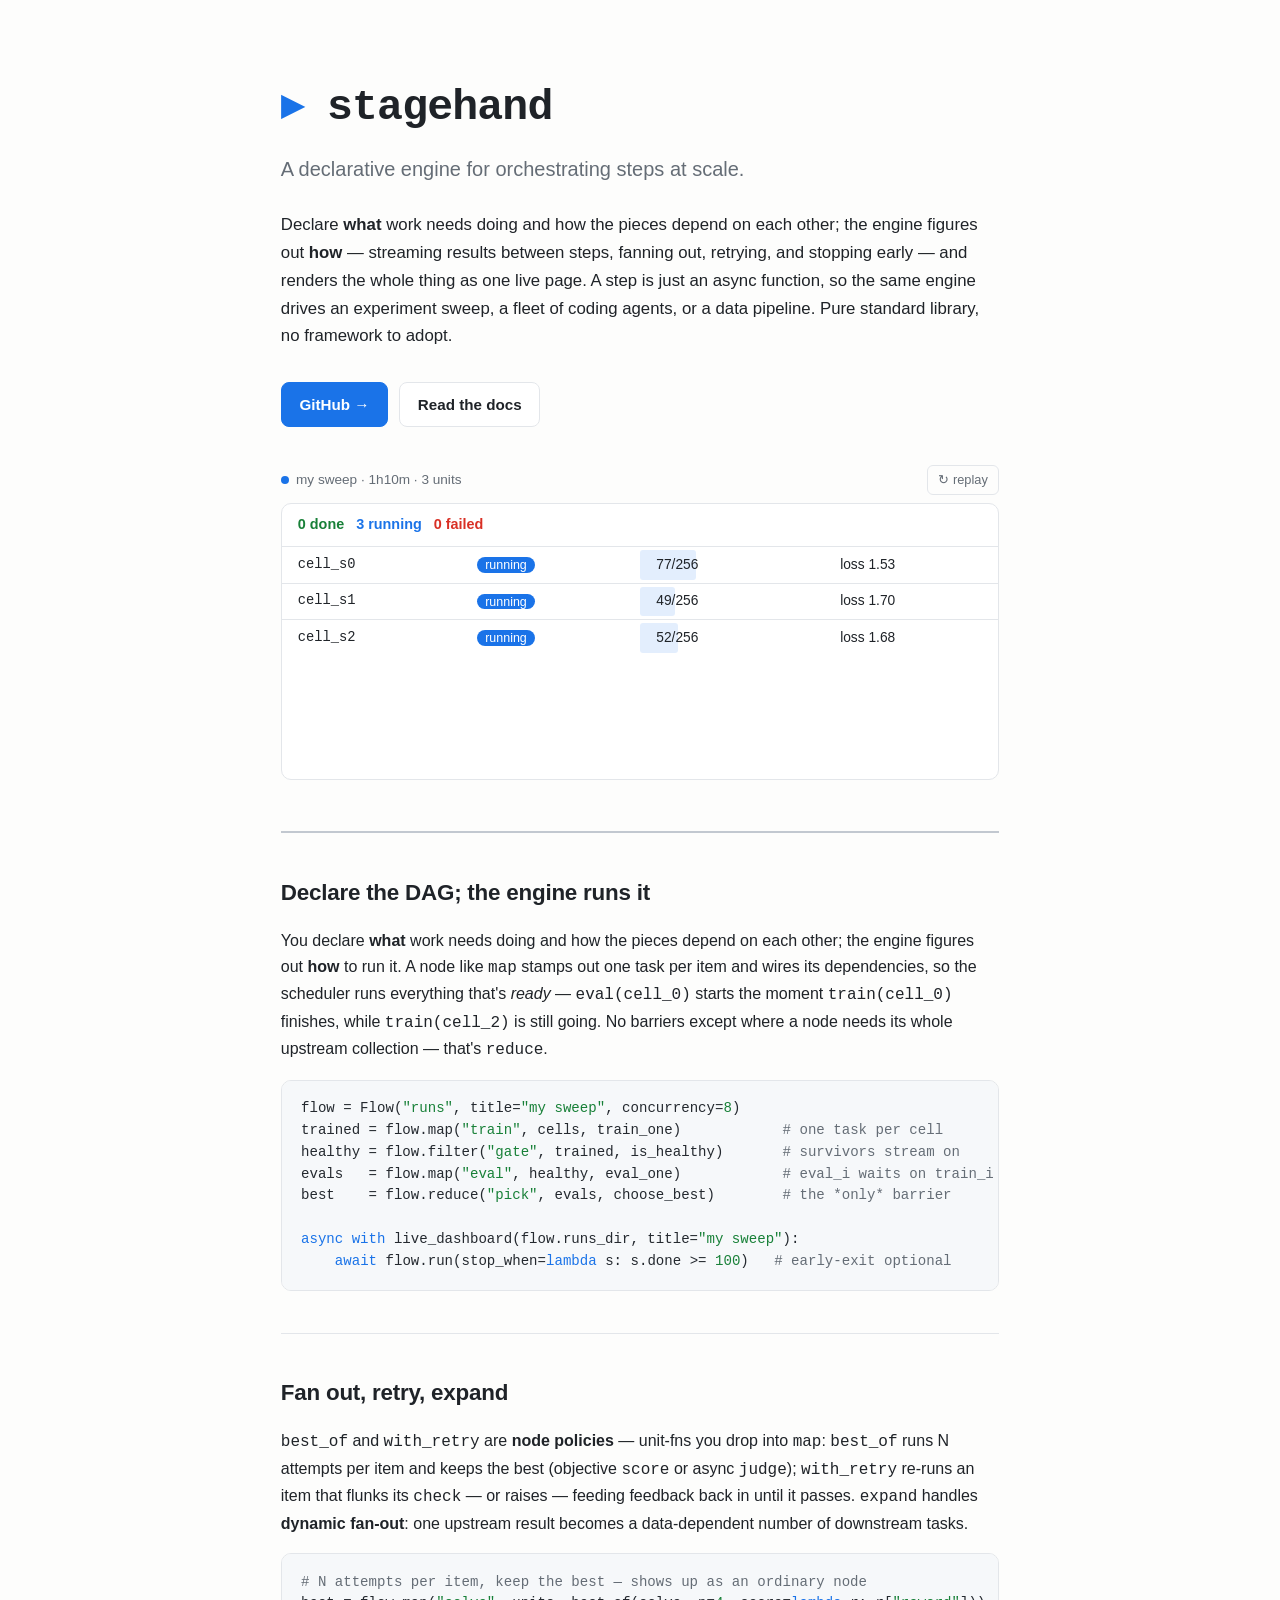
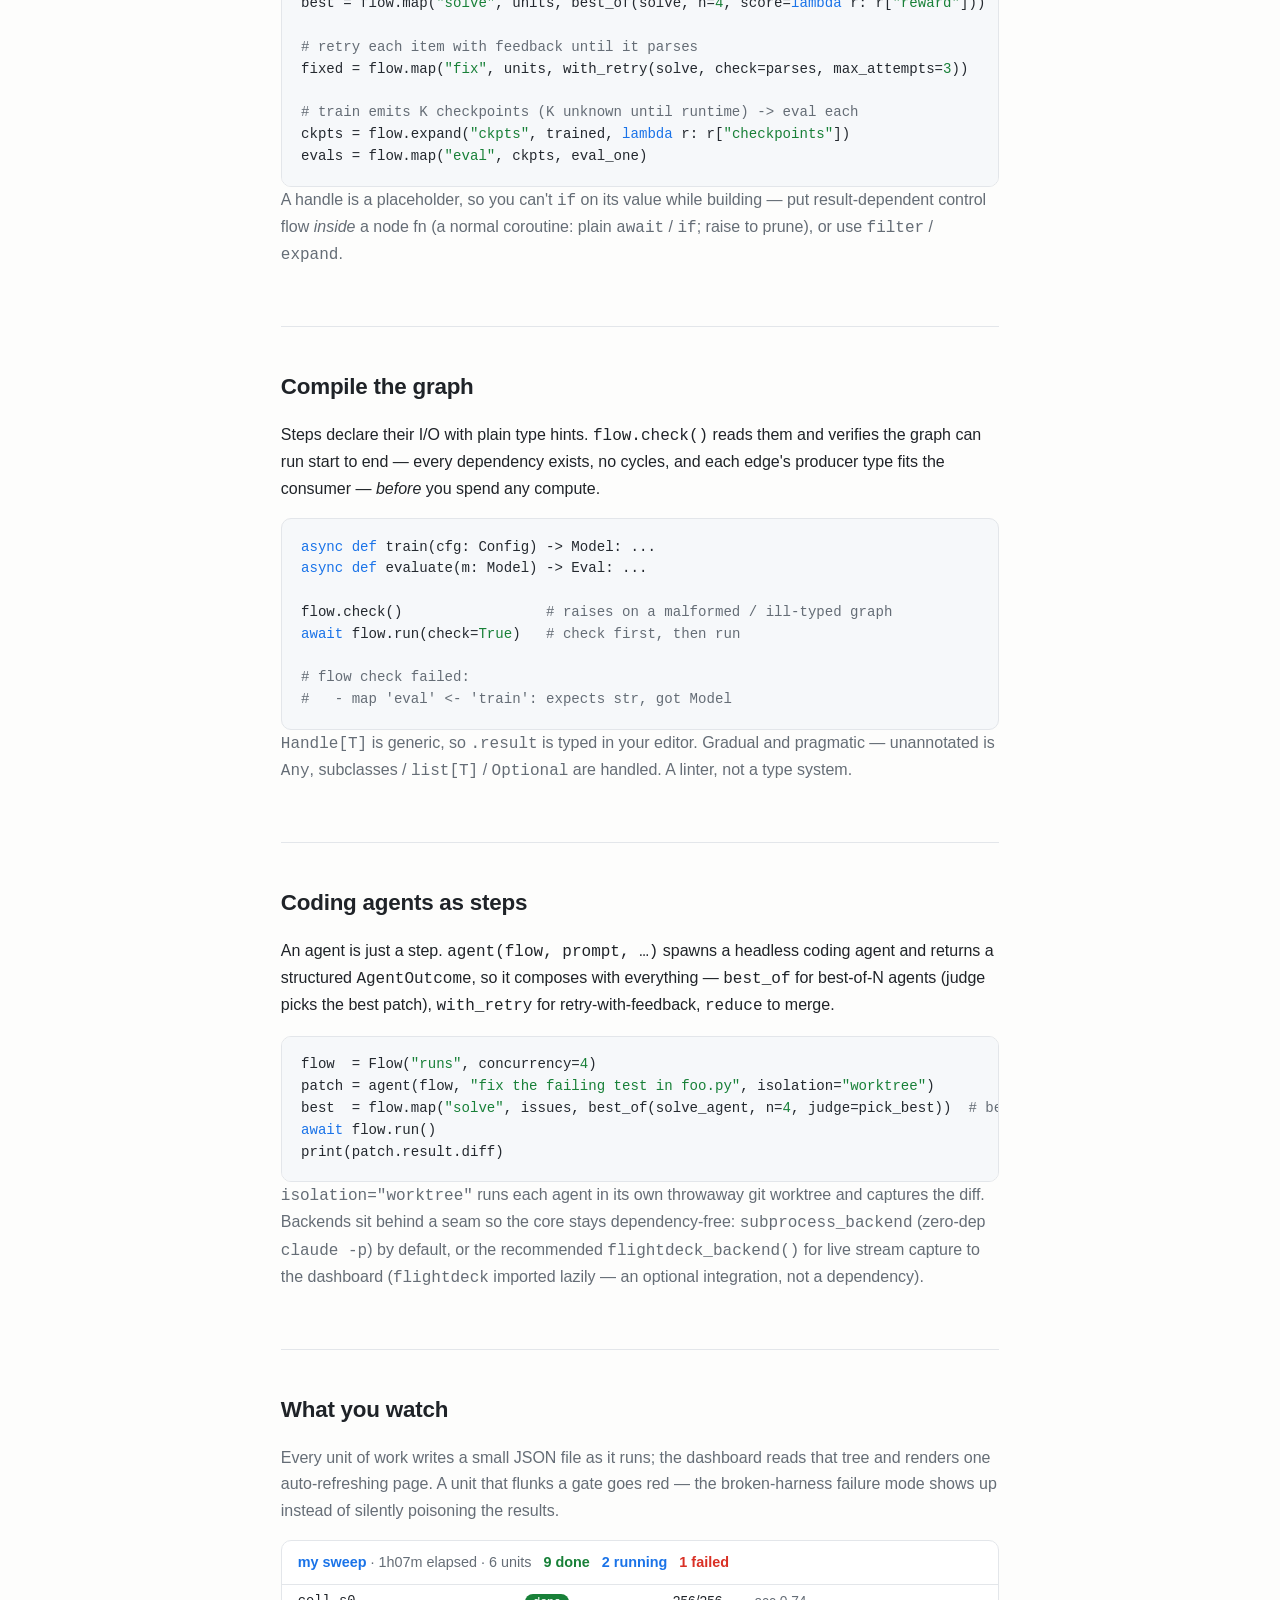
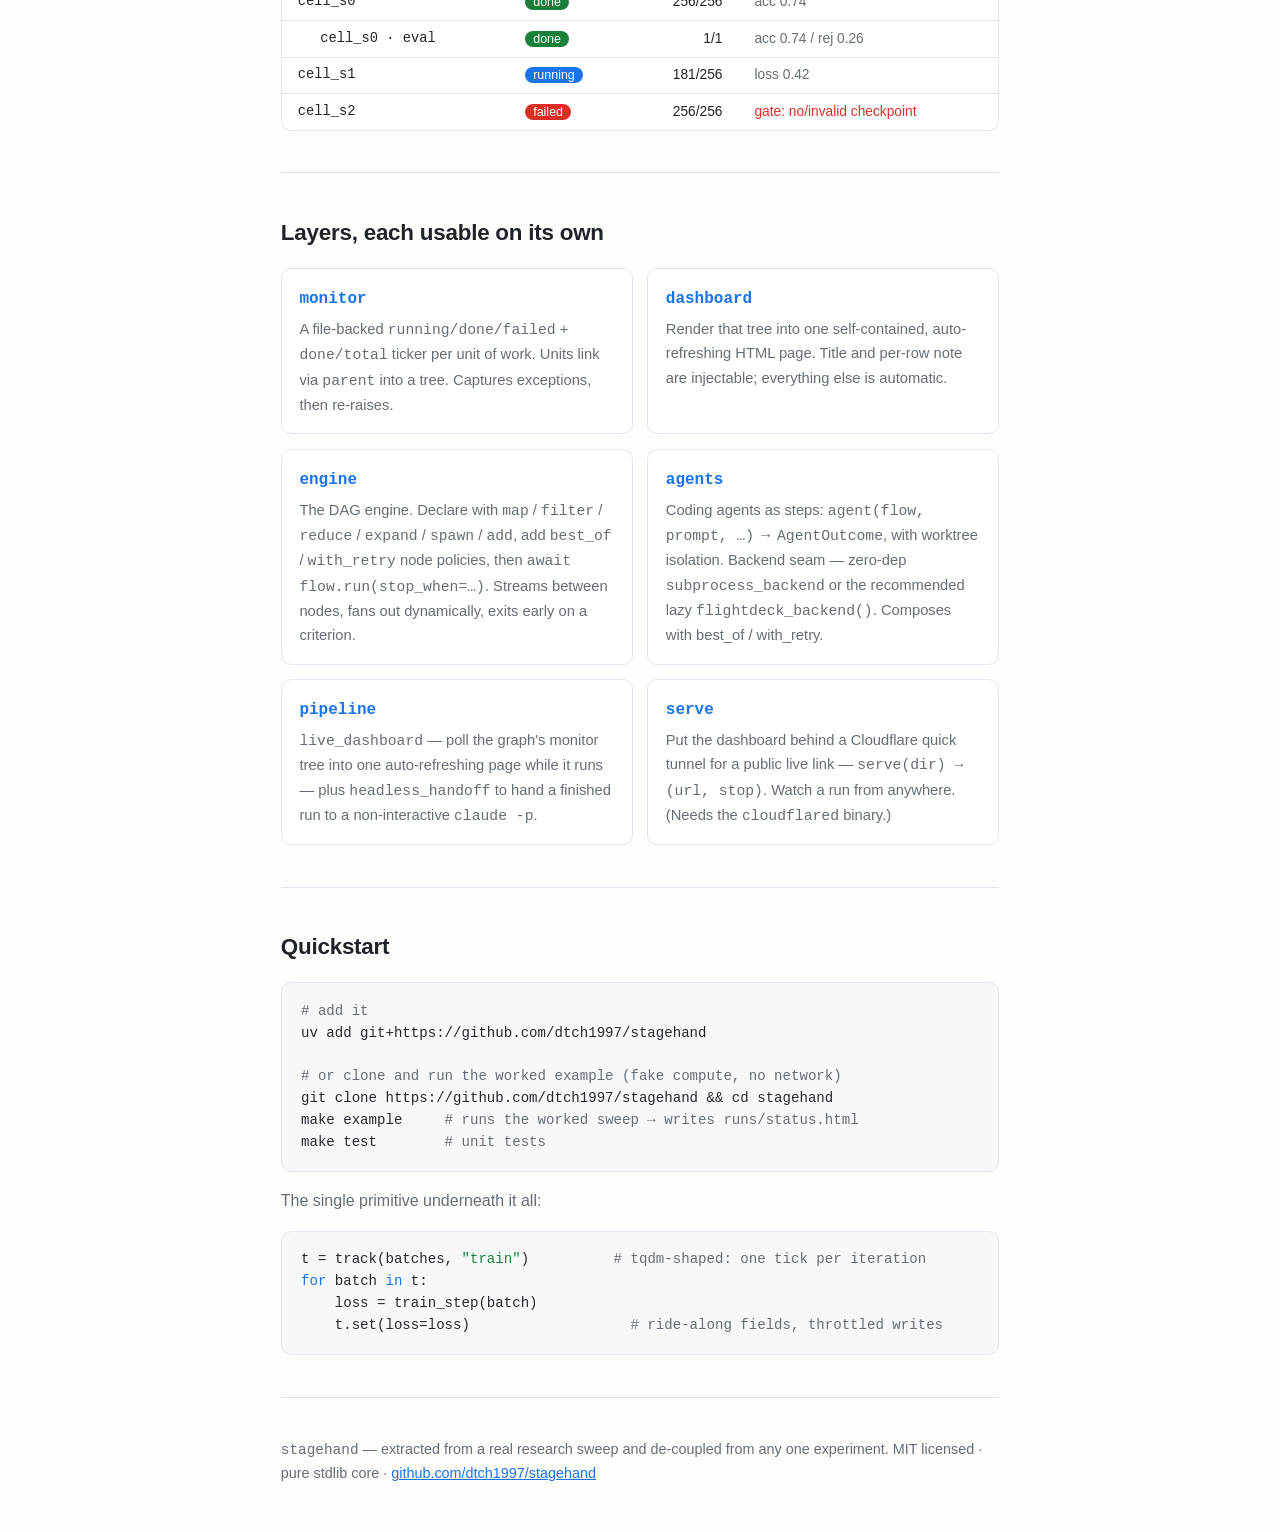
<file: packages/stagehand/docs/index.html>
<!DOCTYPE html>
<html lang="en">
<head>
<meta charset="utf-8">
<meta name="viewport" content="width=device-width, initial-scale=1">
<title>stagehand — a declarative engine for orchestrating steps at scale</title>
<meta name="description" content="A tiny Python library: a declarative DAG engine that streams steps with fan-out/retry, type-checked graphs, coding-agent steps, and a live HTML dashboard. Pure stdlib.">
<style>
  :root {
    color-scheme: light dark;
    --bg: #fdfdfc; --fg: #1f2328; --muted: #656d76; --line: #e3e6ea;
    --card: #fff; --accent: #1a73e8; --running: #1a73e8; --done: #188038;
    --failed: #d93025; --codebg: #f6f8fa; --codefg: #24292f;
    --running-soft: rgba(26,115,232,.12); --done-soft: rgba(24,128,56,.12);
    --failed-soft: rgba(217,48,37,.11); --rule: #c2c8d0;
  }
  @media (prefers-color-scheme: dark) {
    :root {
      --bg: #0d1117; --fg: #e6edf3; --muted: #9198a1; --line: #21262d;
      --card: #161b22; --accent: #4493f8; --running: #4493f8; --done: #3fb950;
      --failed: #f85149; --codebg: #161b22; --codefg: #e6edf3;
      --running-soft: rgba(68,147,248,.16); --done-soft: rgba(63,185,80,.15);
      --failed-soft: rgba(248,81,73,.15); --rule: #3d444d;
    }
  }
  * { box-sizing: border-box; }
  body {
    margin: 0; background: var(--bg); color: var(--fg);
    font: 16px/1.65 -apple-system, BlinkMacSystemFont, "Segoe UI", Helvetica, Arial, sans-serif;
  }
  .wrap { max-width: 760px; margin: 0 auto; padding: 0 1.3rem; }
  code, pre, .mono { font-family: ui-monospace, SFMono-Regular, "SF Mono", Menlo, Consolas, monospace; }

  header { padding: 4.5rem 0 3.2rem; border-bottom: 2px solid var(--rule); }
  .brand { font-size: 2.7rem; font-weight: 700; letter-spacing: -0.02em; margin: 0; }
  .brand::before { content: "▸ "; color: var(--accent); }
  .tagline { font-size: 1.25rem; color: var(--muted); margin: 0.6rem 0 0; }
  .lede { margin: 1.6rem 0 2rem; font-size: 1.05rem; }
  .lede b { font-weight: 600; }

  .btns { display: flex; gap: 0.7rem; flex-wrap: wrap; }
  .btn {
    display: inline-block; padding: 0.55rem 1.1rem; border-radius: 8px;
    text-decoration: none; font-weight: 600; font-size: 0.95rem;
    border: 1px solid var(--line);
  }
  .btn.primary { background: var(--accent); color: #fff; border-color: var(--accent); }
  .btn.ghost { color: var(--fg); background: var(--card); }

  section { padding: 2.6rem 0; border-bottom: 1px solid var(--line); }
  h2 { font-size: 1.4rem; margin: 0 0 1rem; letter-spacing: -0.01em; }
  p { margin: 0 0 1rem; }
  .muted { color: var(--muted); }

  pre {
    background: var(--codebg); color: var(--codefg); padding: 1.1rem 1.2rem;
    border-radius: 10px; overflow-x: auto; font-size: 0.88rem; line-height: 1.55;
    border: 1px solid var(--line); margin: 0;
  }
  pre .k { color: var(--running); } pre .s { color: var(--done); }
  pre .c { color: var(--muted); } pre .f { color: #8250df; }
  @media (prefers-color-scheme: dark) { pre .f { color: #d2a8ff; } }
  p code { background: var(--codebg); padding: 0.1em 0.4em; border-radius: 5px; font-size: 0.88em; }

  .layers { display: grid; gap: 0.9rem; grid-template-columns: 1fr 1fr; margin-top: 0.4rem; }
  @media (max-width: 560px) { .layers { grid-template-columns: 1fr; } }
  .layer { background: var(--card); border: 1px solid var(--line); border-radius: 10px; padding: 1rem 1.1rem; }
  .layer h3 { margin: 0 0 0.3rem; font-size: 1rem; }
  .layer h3 code { font-size: 1rem; color: var(--accent); background: none; padding: 0; }
  .layer p { margin: 0; font-size: 0.92rem; color: var(--muted); }

  /* mini replica of the real status.html the library renders */
  .dash { background: var(--card); border: 1px solid var(--line); border-radius: 10px; overflow: hidden; }
  .dash .bar { padding: 0.6rem 1rem; border-bottom: 1px solid var(--line); font-size: 0.9rem; }
  .dash .bar b { font-weight: 700; }
  .dash table { width: 100%; border-collapse: collapse; font-size: 0.86rem; }
  .dash td { padding: 0.4rem 1rem; border-bottom: 1px solid var(--line); }
  .dash tr:last-child td { border-bottom: 0; }
  .dash .nm { font-family: ui-monospace, monospace; }
  .dash .ind { padding-left: 2.4rem; }
  .pill { color: #fff; padding: 0.05rem 0.5rem; border-radius: 999px; font-size: 0.78rem; }
  .pill.running { background: var(--running); } .pill.done { background: var(--done); }
  .pill.failed { background: var(--failed); }
  .right { text-align: right; font-variant-numeric: tabular-nums; }

  /* animated hero demo */
  .demo { margin-top: 2.4rem; }
  .demo-cap { display: flex; align-items: center; justify-content: space-between; margin-bottom: 0.5rem; }
  .demo-cap .lbl { font-size: 0.85rem; color: var(--muted); }
  .demo-cap .lbl .dot {
    display: inline-block; width: 0.5rem; height: 0.5rem; border-radius: 50%;
    background: var(--running); margin-right: 0.45rem; vertical-align: middle;
    animation: pulse 1.4s ease-in-out infinite;
  }
  @keyframes pulse { 0%,100% { opacity: 1; } 50% { opacity: 0.25; } }
  .replay {
    background: none; border: 1px solid var(--line); color: var(--muted);
    border-radius: 6px; padding: 0.2rem 0.65rem; font: inherit; font-size: 0.8rem; cursor: pointer;
  }
  .replay:hover { color: var(--fg); border-color: var(--muted); }
  /* fixed pane: reserve space for the full board (5 rows) so appearing rows
     fill in rather than reflowing the page */
  .demo .dash-body { min-height: 11.8rem; }
  #demo-dash td { transition: none; }
  #demo-dash .prog { position: relative; min-width: 92px; }
  #demo-dash .progbar { position: absolute; left: 0; top: 3px; bottom: 3px; border-radius: 3px; z-index: 0; }
  #demo-dash .progbar.running { background: var(--running-soft); }
  #demo-dash .progbar.done { background: var(--done-soft); }
  #demo-dash .progbar.failed { background: var(--failed-soft); }
  #demo-dash .cnt { position: relative; z-index: 1; }
  #demo-dash .note.err { color: var(--failed); }
  .manifest {
    padding: 0.6rem 1rem; border-top: 1px solid var(--line);
    font-size: 0.85rem; color: var(--done); font-weight: 600;
    opacity: 0; transition: opacity 0.4s;
  }
  .manifest.show { opacity: 1; }
  @media (prefers-reduced-motion: reduce) { .demo-cap .lbl .dot { animation: none; } }

  footer { padding: 2.5rem 0 4rem; color: var(--muted); font-size: 0.9rem; }
  footer a { color: var(--accent); }
  a { color: var(--accent); }
</style>
</head>
<body>
<div class="wrap">

  <header>
    <h1 class="brand mono">stagehand</h1>
    <p class="tagline">A declarative engine for orchestrating steps at scale.</p>
    <p class="lede">
      Declare <b>what</b> work needs doing and how the pieces depend on each other; the
      engine figures out <b>how</b> — streaming results between steps, fanning out,
      retrying, and stopping early — and renders the whole thing as one live page. A step
      is just an async function, so the same engine drives an experiment sweep, a fleet of
      coding agents, or a data pipeline. Pure standard library, no framework to adopt.
    </p>
    <div class="btns">
      <a class="btn primary" href="https://github.com/dtch1997/stagehand">GitHub →</a>
      <a class="btn ghost" href="https://github.com/dtch1997/stagehand#readme">Read the docs</a>
    </div>

    <div class="demo">
      <div class="demo-cap">
        <span class="lbl"><span class="dot"></span><span id="demo-clock">a sweep, live</span></span>
        <button class="replay" id="demo-replay" type="button">↻ replay</button>
      </div>
      <div class="dash">
        <div class="bar" id="demo-bar"></div>
        <div class="dash-body"><table id="demo-dash"></table></div>
        <div class="manifest" id="demo-manifest">✓ manifest written · 2/3 healthy · handed off to Workflow</div>
      </div>
    </div>
  </header>

  <section>
    <h2>Declare the DAG; the engine runs it</h2>
    <p>
      You declare <b>what</b> work needs doing and how the pieces depend on each other; the
      engine figures out <b>how</b> to run it. A node like <span class="mono">map</span> stamps out
      one task per item and wires its dependencies, so the scheduler runs everything that's
      <i>ready</i> — <span class="mono">eval(cell_0)</span> starts the moment
      <span class="mono">train(cell_0)</span> finishes, while <span class="mono">train(cell_2)</span> is
      still going. No barriers except where a node needs its whole upstream collection — that's
      <span class="mono">reduce</span>.
    </p>
<pre>flow = Flow(<span class="s">"runs"</span>, title=<span class="s">"my sweep"</span>, concurrency=<span class="s">8</span>)
trained = flow.map(<span class="s">"train"</span>, cells, train_one)            <span class="c"># one task per cell</span>
healthy = flow.filter(<span class="s">"gate"</span>, trained, is_healthy)       <span class="c"># survivors stream on</span>
evals   = flow.map(<span class="s">"eval"</span>, healthy, eval_one)            <span class="c"># eval_i waits on train_i only</span>
best    = flow.reduce(<span class="s">"pick"</span>, evals, choose_best)        <span class="c"># the *only* barrier</span>

<span class="k">async with</span> live_dashboard(flow.runs_dir, title=<span class="s">"my sweep"</span>):
    <span class="k">await</span> flow.run(stop_when=<span class="k">lambda</span> s: s.done &gt;= <span class="s">100</span>)   <span class="c"># early-exit optional</span></pre>
  </section>

  <section>
    <h2>Fan out, retry, expand</h2>
    <p>
      <span class="mono">best_of</span> and <span class="mono">with_retry</span> are <b>node policies</b> —
      unit-fns you drop into <span class="mono">map</span>: <span class="mono">best_of</span> runs N attempts
      per item and keeps the best (objective <span class="mono">score</span> or async
      <span class="mono">judge</span>); <span class="mono">with_retry</span> re-runs an item that flunks its
      <span class="mono">check</span> — or raises — feeding feedback back in until it passes.
      <span class="mono">expand</span> handles <b>dynamic fan-out</b>: one upstream result becomes a
      data-dependent number of downstream tasks.
    </p>
<pre><span class="c"># N attempts per item, keep the best — shows up as an ordinary node</span>
best = flow.map(<span class="s">"solve"</span>, units, best_of(solve, n=<span class="s">4</span>, score=<span class="k">lambda</span> r: r[<span class="s">"reward"</span>]))

<span class="c"># retry each item with feedback until it parses</span>
fixed = flow.map(<span class="s">"fix"</span>, units, with_retry(solve, check=parses, max_attempts=<span class="s">3</span>))

<span class="c"># train emits K checkpoints (K unknown until runtime) -> eval each</span>
ckpts = flow.expand(<span class="s">"ckpts"</span>, trained, <span class="k">lambda</span> r: r[<span class="s">"checkpoints"</span>])
evals = flow.map(<span class="s">"eval"</span>, ckpts, eval_one)</pre>
    <p class="muted">
      A handle is a placeholder, so you can't <span class="mono">if</span> on its value while building —
      put result-dependent control flow <i>inside</i> a node fn (a normal coroutine: plain
      <span class="mono">await</span> / <span class="mono">if</span>; raise to prune), or use
      <span class="mono">filter</span> / <span class="mono">expand</span>.
    </p>
  </section>

  <section>
    <h2>Compile the graph</h2>
    <p>
      Steps declare their I/O with plain type hints. <span class="mono">flow.check()</span> reads them
      and verifies the graph can run start to end — every dependency exists, no cycles, and each
      edge's producer type fits the consumer — <i>before</i> you spend any compute.
    </p>
<pre><span class="k">async def</span> train(cfg: Config) -&gt; Model: ...
<span class="k">async def</span> evaluate(m: Model) -&gt; Eval: ...

flow.check()                 <span class="c"># raises on a malformed / ill-typed graph</span>
<span class="k">await</span> flow.run(check=<span class="s">True</span>)   <span class="c"># check first, then run</span>

<span class="c"># flow check failed:</span>
<span class="c">#   - map 'eval' &lt;- 'train': expects str, got Model</span></pre>
    <p class="muted">
      <span class="mono">Handle[T]</span> is generic, so <span class="mono">.result</span> is typed in your editor.
      Gradual and pragmatic — unannotated is <span class="mono">Any</span>, subclasses / <span class="mono">list[T]</span> /
      <span class="mono">Optional</span> are handled. A linter, not a type system.
    </p>
  </section>

  <section>
    <h2>Coding agents as steps</h2>
    <p>
      An agent is just a step. <span class="mono">agent(flow, prompt, …)</span> spawns a headless coding agent
      and returns a structured <span class="mono">AgentOutcome</span>, so it composes with everything —
      <span class="mono">best_of</span> for best-of-N agents (judge picks the best patch),
      <span class="mono">with_retry</span> for retry-with-feedback, <span class="mono">reduce</span> to merge.
    </p>
<pre>flow  = Flow(<span class="s">"runs"</span>, concurrency=<span class="s">4</span>)
patch = agent(flow, <span class="s">"fix the failing test in foo.py"</span>, isolation=<span class="s">"worktree"</span>)
best  = flow.map(<span class="s">"solve"</span>, issues, best_of(solve_agent, n=<span class="s">4</span>, judge=pick_best))  <span class="c"># best-of-N agents</span>
<span class="k">await</span> flow.run()
<span class="nb">print</span>(patch.result.diff)</pre>
    <p class="muted">
      <span class="mono">isolation="worktree"</span> runs each agent in its own throwaway git worktree and
      captures the diff. Backends sit behind a seam so the core stays dependency-free:
      <span class="mono">subprocess_backend</span> (zero-dep <span class="mono">claude -p</span>) by default, or the
      recommended <span class="mono">flightdeck_backend()</span> for live stream capture to the dashboard
      (<span class="mono">flightdeck</span> imported lazily — an optional integration, not a dependency).
    </p>
  </section>

  <section>
    <h2>What you watch</h2>
    <p class="muted">
      Every unit of work writes a small JSON file as it runs; the dashboard reads that tree
      and renders one auto-refreshing page. A unit that flunks a gate goes red — the
      broken-harness failure mode shows up instead of silently poisoning the results.
    </p>
    <div class="dash">
      <div class="bar"><b style="color:var(--accent)">my sweep</b>
        <span class="muted">· 1h07m elapsed · 6 units</span> &nbsp;
        <b style="color:var(--done)">9 done</b> &nbsp;
        <b style="color:var(--running)">2 running</b> &nbsp;
        <b style="color:var(--failed)">1 failed</b>
      </div>
      <table>
        <tr><td class="nm">cell_s0</td><td><span class="pill done">done</span></td><td class="right">256/256</td><td class="muted">acc 0.74</td></tr>
        <tr><td class="nm ind">cell_s0 · eval</td><td><span class="pill done">done</span></td><td class="right">1/1</td><td class="muted">acc 0.74 / rej 0.26</td></tr>
        <tr><td class="nm">cell_s1</td><td><span class="pill running">running</span></td><td class="right">181/256</td><td class="muted">loss 0.42</td></tr>
        <tr><td class="nm">cell_s2</td><td><span class="pill failed">failed</span></td><td class="right">256/256</td><td style="color:var(--failed)">gate: no/invalid checkpoint</td></tr>
      </table>
    </div>
  </section>

  <section>
    <h2>Layers, each usable on its own</h2>
    <div class="layers">
      <div class="layer">
        <h3><code>monitor</code></h3>
        <p>A file-backed <span class="mono">running/done/failed</span> + <span class="mono">done/total</span> ticker per unit of work. Units link via <span class="mono">parent</span> into a tree. Captures exceptions, then re-raises.</p>
      </div>
      <div class="layer">
        <h3><code>dashboard</code></h3>
        <p>Render that tree into one self-contained, auto-refreshing HTML page. Title and per-row note are injectable; everything else is automatic.</p>
      </div>
      <div class="layer">
        <h3><code>engine</code></h3>
        <p>The DAG engine. Declare with <span class="mono">map</span> / <span class="mono">filter</span> / <span class="mono">reduce</span> / <span class="mono">expand</span> / <span class="mono">spawn</span> / <span class="mono">add</span>, add <span class="mono">best_of</span> / <span class="mono">with_retry</span> node policies, then <span class="mono">await flow.run(stop_when=…)</span>. Streams between nodes, fans out dynamically, exits early on a criterion.</p>
      </div>
      <div class="layer">
        <h3><code>agents</code></h3>
        <p>Coding agents as steps: <span class="mono">agent(flow, prompt, …)</span> → <span class="mono">AgentOutcome</span>, with worktree isolation. Backend seam — zero-dep <span class="mono">subprocess_backend</span> or the recommended lazy <span class="mono">flightdeck_backend()</span>. Composes with best_of / with_retry.</p>
      </div>
      <div class="layer">
        <h3><code>pipeline</code></h3>
        <p><span class="mono">live_dashboard</span> — poll the graph's monitor tree into one auto-refreshing page while it runs — plus <span class="mono">headless_handoff</span> to hand a finished run to a non-interactive <span class="mono">claude -p</span>.</p>
      </div>
      <div class="layer">
        <h3><code>serve</code></h3>
        <p>Put the dashboard behind a Cloudflare quick tunnel for a public live link — <span class="mono">serve(dir) → (url, stop)</span>. Watch a run from anywhere. (Needs the <span class="mono">cloudflared</span> binary.)</p>
      </div>
    </div>
  </section>

  <section>
    <h2>Quickstart</h2>
<pre><span class="c"># add it</span>
uv add git+https://github.com/dtch1997/stagehand

<span class="c"># or clone and run the worked example (fake compute, no network)</span>
git clone https://github.com/dtch1997/stagehand &amp;&amp; cd stagehand
make example     <span class="c"># runs the worked sweep → writes runs/status.html</span>
make test        <span class="c"># unit tests</span></pre>
    <p class="muted" style="margin-top:1rem">
      The single primitive underneath it all:
    </p>
<pre>t = track(batches, <span class="s">"train"</span>)          <span class="c"># tqdm-shaped: one tick per iteration</span>
<span class="k">for</span> batch <span class="k">in</span> t:
    loss = train_step(batch)
    t.set(loss=loss)                   <span class="c"># ride-along fields, throttled writes</span></pre>
  </section>

  <footer>
    <p>
      <span class="mono">stagehand</span> — extracted from a real research sweep and de-coupled from any one experiment.
      MIT licensed · pure stdlib core ·
      <a href="https://github.com/dtch1997/stagehand">github.com/dtch1997/stagehand</a>
    </p>
  </footer>

</div>

<script>
(function () {
  // A tiny JS echo of the library's own model: a list of "monitor" units that a
  // render() function turns into the status tree — here ticked through a scripted
  // sweep so the page demonstrates exactly what stagehand produces.
  var T = 256; // train steps per cell
  // start/dur in simulated seconds; rendered in fixed tree order (cell, its eval, ...)
  var UNITS = [
    { name: "cell_s0",        indent: 0, total: T, start: 0.0, dur: 6.0, end: "done",   endNote: "acc 0.74" },
    { name: "cell_s0 · eval", indent: 1, total: 1, start: 6.3, dur: 1.6, end: "done",   endNote: "acc 0.74 / rej 0.26" },
    { name: "cell_s1",        indent: 0, total: T, start: 0.4, dur: 7.4, end: "done",   endNote: "acc 0.61" },
    { name: "cell_s1 · eval", indent: 1, total: 1, start: 7.9, dur: 1.6, end: "done",   endNote: "acc 0.61 / rej 0.39" },
    { name: "cell_s2",        indent: 0, total: T, start: 0.7, dur: 5.4, end: "failed", endNote: "gate: no/invalid checkpoint" }
  ];
  var RUN_END = 9.5, LOOP_END = 13.0;   // hold the finished board, then loop

  var dashEl = document.getElementById("demo-dash");
  var barEl = document.getElementById("demo-bar");
  var manifestEl = document.getElementById("demo-manifest");
  var clockEl = document.getElementById("demo-clock");
  if (!dashEl) return;
  var reduce = window.matchMedia && window.matchMedia("(prefers-reduced-motion: reduce)").matches;

  function snap(u, t) {
    if (t < u.start) return null;                 // not created yet
    if (t >= u.start + u.dur) {                   // terminal
      return { state: u.end, done: u.total, frac: 1, note: u.endNote, err: u.end === "failed" };
    }
    var p = (t - u.start) / u.dur;                // running
    var note = u.total > 1 ? "loss " + (2.0 - 1.55 * p).toFixed(2) : "eval";
    return { state: "running", done: Math.floor(p * u.total), frac: p, note: note, err: false };
  }

  function esc(s) { return s.replace(/&/g, "&amp;").replace(/</g, "&lt;"); }

  function render(t) {
    var rows = "", counts = { running: 0, done: 0, failed: 0 };
    for (var i = 0; i < UNITS.length; i++) {
      var u = UNITS[i], s = snap(u, t);
      if (!s) continue;
      counts[s.state]++;
      rows +=
        '<tr><td class="nm' + (u.indent ? " ind" : "") + '">' + esc(u.name) + '</td>' +
        '<td><span class="pill ' + s.state + '">' + s.state + '</span></td>' +
        '<td class="prog"><div class="progbar ' + s.state + '" style="width:' + (s.frac * 100).toFixed(1) + '%"></div>' +
        '<span class="cnt right">' + s.done + '/' + u.total + '</span></td>' +
        '<td class="note' + (s.err ? " err" : "") + '">' + esc(s.note) + '</td></tr>';
    }
    dashEl.innerHTML = rows;

    var visible = counts.running + counts.done + counts.failed;
    var mins = Math.floor(Math.min(t, RUN_END) * 6); // cosmetic elapsed clock
    clockEl.textContent = "my sweep · 1h" + (mins < 10 ? "0" : "") + mins + "m · " + visible + " units";
    barEl.innerHTML =
      '<b style="color:var(--done)">' + counts.done + " done</b> &nbsp; " +
      '<b style="color:var(--running)">' + counts.running + " running</b> &nbsp; " +
      '<b style="color:var(--failed)">' + counts.failed + " failed</b>";
    manifestEl.classList.toggle("show", t >= RUN_END);
  }

  if (reduce) { render(RUN_END); return; }  // static finished board, no motion

  var startMs = null, timer = null;
  function frame(now) {
    if (startMs === null) startMs = now;
    var t = (now - startMs) / 1000;
    if (t >= LOOP_END) { startMs = now; t = 0; }
    render(t);
    timer = requestAnimationFrame(frame);
  }
  function play() { if (timer === null) timer = requestAnimationFrame(frame); }
  function stop() { if (timer !== null) { cancelAnimationFrame(timer); timer = null; } }

  document.getElementById("demo-replay").addEventListener("click", function () { startMs = null; });
  // pause when scrolled out of view (saves cycles); resume on return
  if ("IntersectionObserver" in window) {
    new IntersectionObserver(function (es) {
      es[0].isIntersecting ? play() : stop();
    }, { threshold: 0.15 }).observe(document.querySelector(".demo"));
  } else { play(); }
  render(0);
})();
</script>
</body>
</html>
</file>
